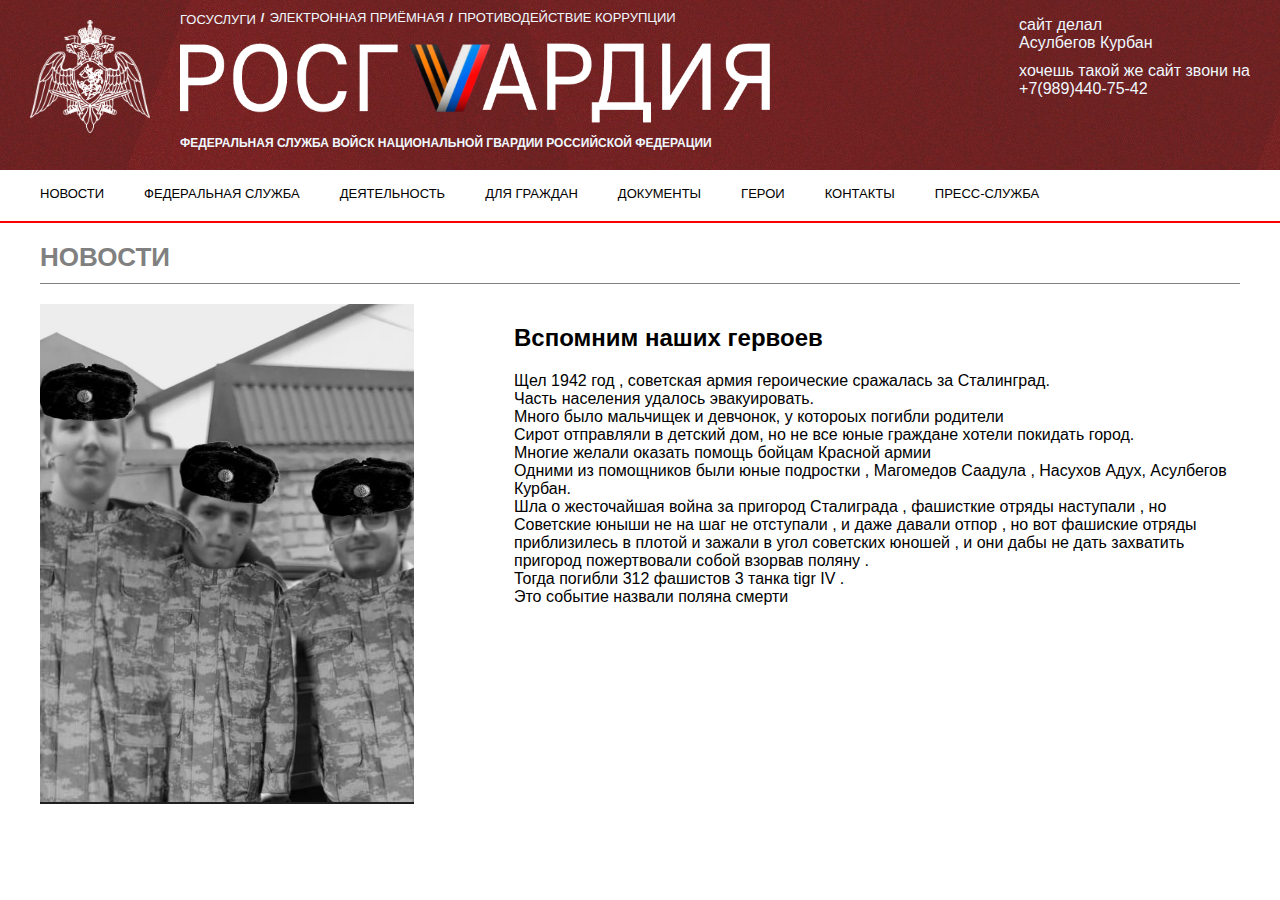
<file: index.html>
<!DOCTYPE html>
<html lang="en">
<head>
    <meta charset="UTF-8">
    <link rel="stylesheet" href="assets/main.css">
    <title>РОССГВАРДИЯ</title>
</head>
<body>
   <header>
       <div class="container">
         <div class="head"> 
                 <div class="d">
                   <a href="index.html" class="img">
                      <img src="img/rosgvard_logo_white.png" alt="" class="images"></a> 
        <div class="header"> 
            <div>
               <ul class="ul1">
                   <li class="li2"><a href="#" class="naw">ГОСУСЛУГИ</a></li>
                   <li class="li1"><a href="#" class="naw">ЭЛЕКТРОННАЯ ПРИЁМНАЯ</a></li>
                   <li class="li1"><a href="#" class="naw">ПРОТИВОДЕЙСТВИЕ КОРРУПЦИИ</a></li>
               </ul></div>
     <div class="img">
         <a href="index.html">
           <img src="img/group_860_5.png" alt="" class="rus-gvardia">
             <h5><a href="index.html" class="naw-link">ФЕДЕРАЛЬНАЯ СЛУЖБА ВОЙСК НАЦИОНАЛЬНОЙ ГВАРДИИ РОССИЙСКОЙ ФЕДЕРАЦИИ</a>
             </h5>
             </a>
             </div>
        </div>
              </div>
               <div class="after-block">
               <ul class="after">
                   <li class="after-iner">cайт делал <br> Асулбегов Курбан</li>
                   <li class="after-iner"><a href="tel:+79894407542"> хочешь такой же сайт звони на <br>+7(989)440-75-42</a></li>
               </ul>
               </div>        
          </div>
       </div>    
   </header>
   <section>
       <div class="cont-naw">
       <ul class="cont-li">
           <li class="nawigasia"><a href="index.html" class="contact" >НОВОСТИ</a></li>
           <li class="nawigasia"><a href="#" class="contact" >ФЕДЕРАЛЬНАЯ СЛУЖБА</a></li>
           <li class="nawigasia"><a href="#" class="contact" >ДЕЯТЕЛЬНОСТЬ</a></li>
           <li class="nawigasia"><a href="#" class="contact" >ДЛЯ ГРАЖДАН</a></li>
           <li class="nawigasia"><a href="#" class="contact" >ДОКУМЕНТЫ</a></li>
           <li class="nawigasia"><a href="heroes.html" class="contact" >ГЕРОИ</a></li>
           <li class="nawigasia"><a href="#" class="contact" >КОНТАКТЫ</a></li>
           <li class="nawigasia"><a href="press-service.html" class="contact" >ПРЕСС-СЛУЖБА</a></li>
           
       </ul>
       </div>
           <section>
        <div class="new-cont">
            <div class="news">
                <h1>НОВОСТИ</h1>
            </div>
            <div class="cccp">
                <img src="heroes-img/heroes.jpg" alt="" class="cccp-images">
                <div class="text-cccp"> 
                <h2>Вспомним наших гервоев</h2>
                <p>Щел 1942 год , советская армия героические сражалась за Сталинград.<br> Часть населения удалось эвакуировать. <br>Много было мальчищек и девчонок, у котороых погибли родители<br> Сирот отправляли в детский дом, но не все юные граждане хотели покидать город.<br> Многие желали оказать помощь бойцам Красной армии <br> Одними из помощников были юные подростки , Магомедов Саадула , Насухов Адух, Асулбегов Курбан.<br> Шла о жесточайшая война за пригород Сталиграда , фашисткие отряды наступали , но Советские юныши не на шаг не отступали , и даже давали отпор , но вот фашиские отряды приблизилесь в плотой и зажали в угол советских юношей , и они дабы не дать захватить пригород пожертвовали собой взорвав поляну . <br> Тогда погибли 312 фашистов 3 танка tigr IV .<br> Это событие назвали поляна смерти</p>
                </div>
                
            </div>
            
            
        </div>
        
        
    </section>
   </section>
    </body>
</html>
</file>
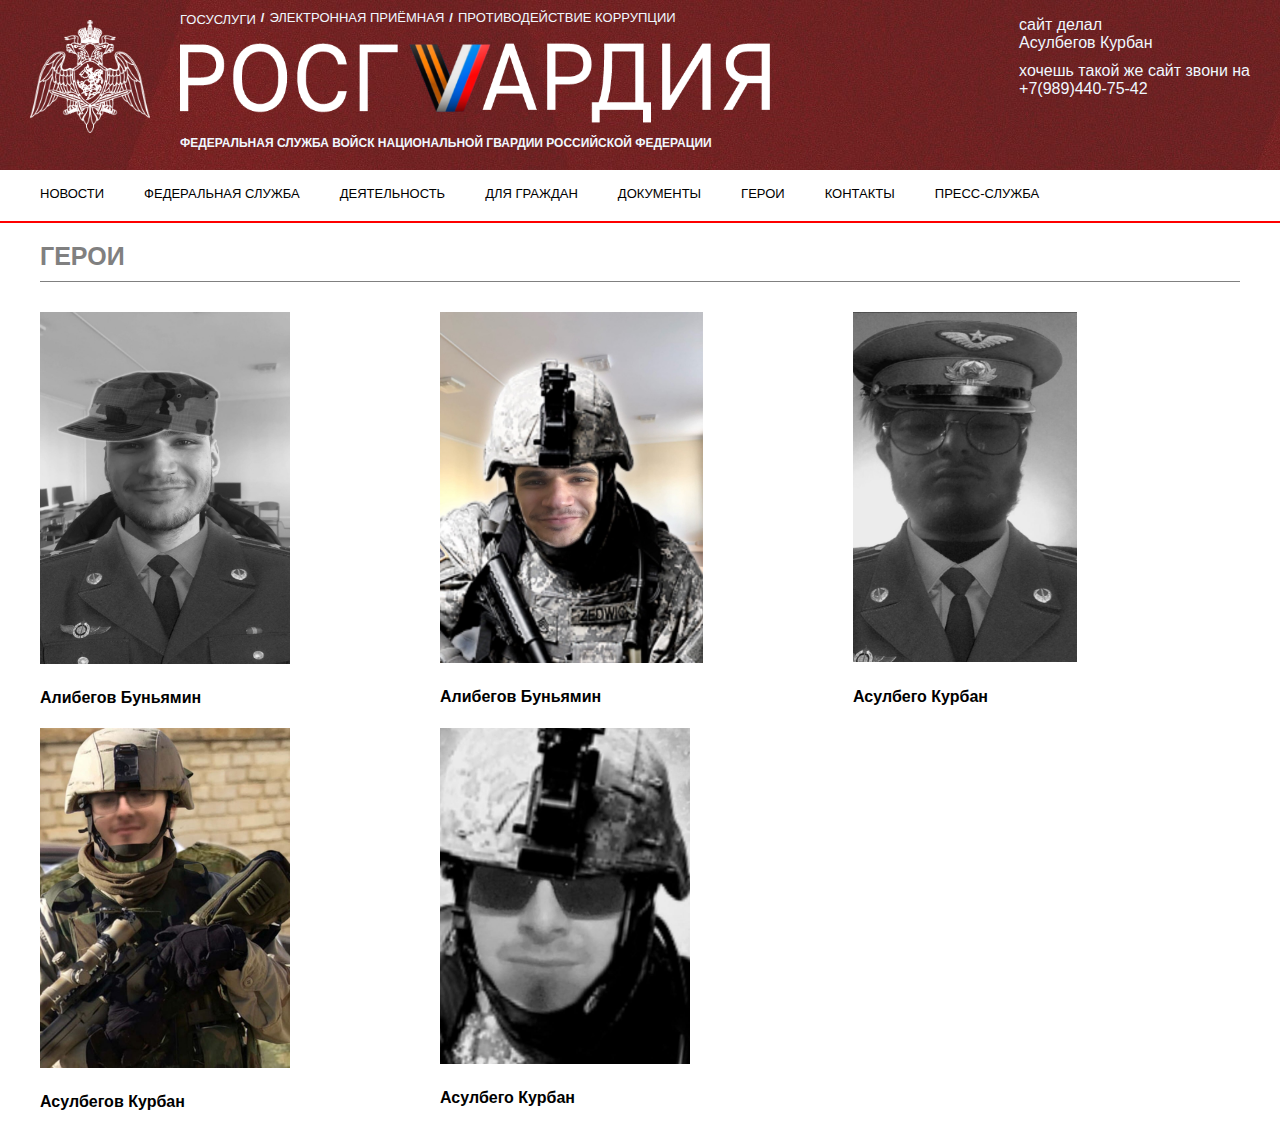
<file: heroes.html>
<!DOCTYPE html>
<html lang="en">
<head>
    <meta charset="UTF-8">
    <link rel="stylesheet" href="assets/heroes.css">
    <title>РОССГВАРДИЯ</title>
</head>
<body>
   <header>
       <div class="container">
         <div class="head"> 
                 <div class="d">
                   <a href="index.html" class="img">
                      <img src="img/rosgvard_logo_white.png" alt="" class="images"></a> 
        <div class="header"> 
            <div>
               <ul class="ul1">
                   <li class="li2"><a href="#" class="naw">ГОСУСЛУГИ</a></li>
                   <li class="li1"><a href="#" class="naw">ЭЛЕКТРОННАЯ ПРИЁМНАЯ</a></li>
                   <li class="li1"><a href="#" class="naw">ПРОТИВОДЕЙСТВИЕ КОРРУПЦИИ</a></li>
               </ul></div>
     <div class="img">
         <a href="index.html">
           <img src="img/group_860_5.png" alt="" class="rus-gvardia">
             <h5><a href="index.html" class="naw-link">ФЕДЕРАЛЬНАЯ СЛУЖБА ВОЙСК НАЦИОНАЛЬНОЙ ГВАРДИИ РОССИЙСКОЙ ФЕДЕРАЦИИ</a></h5></a></div>
        </div>
              </div>
               <div class="after-block">
               <ul class="after">
                   <li class="after-iner">cайт делал <br> Асулбегов Курбан</li>
                   <li class="after-iner"><a href="tel:+79894407542"> хочешь такой же сайт звони на <br>+7(989)440-75-42</a></li>
               </ul>
               </div>        
          </div>
       </div>    
   </header>
   <section>
       <div class="cont-naw">
       <ul class="cont-li">
           <li class="nawigasia"><a href="index.html" class="contact" >НОВОСТИ</a></li>
           <li class="nawigasia"><a href="#" class="contact" >ФЕДЕРАЛЬНАЯ СЛУЖБА</a></li>
           <li class="nawigasia"><a href="#" class="contact" >ДЕЯТЕЛЬНОСТЬ</a></li>
           <li class="nawigasia"><a href="#" class="contact" >ДЛЯ ГРАЖДАН</a></li>
           <li class="nawigasia"><a href="#" class="contact" >ДОКУМЕНТЫ</a></li>
           <li class="nawigasia"><a href="heroes.html" class="contact" >ГЕРОИ</a></li>
           <li class="nawigasia"><a href="#" class="contact" >КОНТАКТЫ</a></li>
           <li class="nawigasia"><a href="press-service.html" class="contact" >ПРЕСС-СЛУЖБА</a></li>
           
       </ul>
       </div>
           <section>
        <div class="heroes-cont">
            <div class="heroes">
                <h1>ГЕРОИ </h1>
            </div>
            <div class="heroes-ccp">
                <div class="img-ccr">
                    <img src="heroes-img/byna1.jpg" alt="" class="img-cp">
                    <h4>Алибегов Буньямин</h4>
                 </div>
                   <div class="img-ccr">
                    <img src="heroes-img/byna2.jpg" alt="" class="img-cppp">
                    <h4>Алибегов Буньямин</h4>
                </div>
                
                <div class="img-ccr">
                    <img src="heroes-img/kurban.jpg" alt="" class="img-cpp">
                    <h4>Асулбего Курбан</h4>
                </div>
            <div class="img-ccr">
                    <img src="heroes-img/kurban2.jpg" alt="" class="img-cp">
                    <h4>Асулбегов Курбан</h4>
                </div>
                
                <div class="img-ccr">
                    <img src="heroes-img/kurban3.jpg" alt="" class="img-cp">
                    <h4>Асулбего Курбан</h4>
                </div>
            
            
            
            
            
            
            
            
            
            
            
            
            
            
            </div>
            
            
            
        </div>
        
        
    </section>
   </section>
    </body>
</html>
</file>
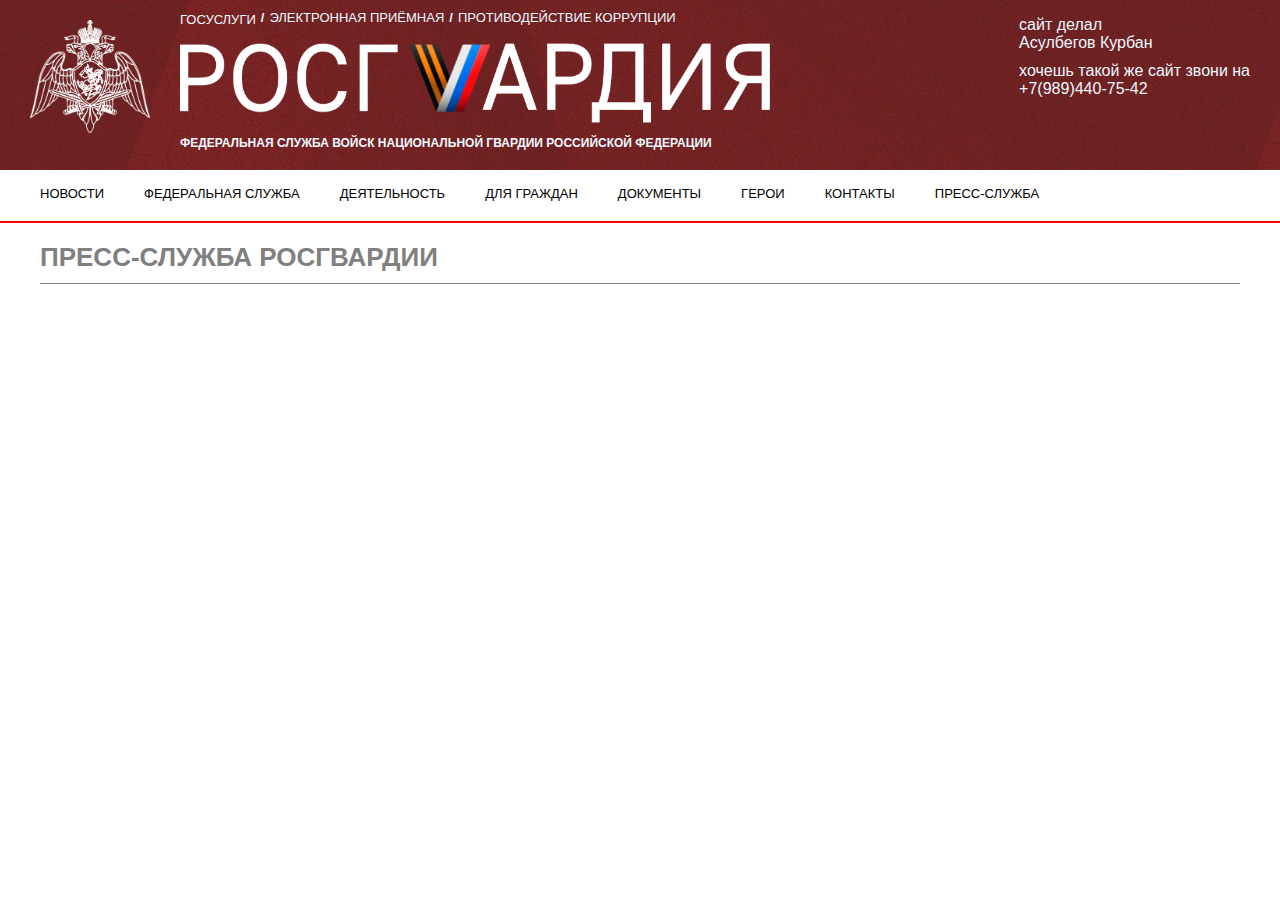
<file: press-service.html>
<!DOCTYPE html>
<html lang="en">
<head>
    <meta charset="UTF-8">
    <link rel="stylesheet" href="assets/press-service.css">
    <title>РОССГВАРДИЯ</title>
</head>
<body>
   <header>
       <div class="container">
         <div class="head"> 
                 <div class="d">
                   <a href="index.html" class="img">
                      <img src="img/rosgvard_logo_white.png" alt="" class="images"></a> 
        <div class="header"> 
            <div>
               <ul class="ul1">
                   <li class="li2"><a href="#" class="naw">ГОСУСЛУГИ</a></li>
                   <li class="li1"><a href="#" class="naw">ЭЛЕКТРОННАЯ ПРИЁМНАЯ</a></li>
                   <li class="li1"><a href="#" class="naw">ПРОТИВОДЕЙСТВИЕ КОРРУПЦИИ</a></li>
               </ul></div>
     <div class="img">
         <a href="index.html">
           <img src="img/group_860_5.png" alt="" class="rus-gvardia">
             <h5><a href="index.html" class="naw-link">ФЕДЕРАЛЬНАЯ СЛУЖБА ВОЙСК НАЦИОНАЛЬНОЙ ГВАРДИИ РОССИЙСКОЙ ФЕДЕРАЦИИ</a></h5></a></div>
        </div>
              </div>
               <div class="after-block">
               <ul class="after">
                   <li class="after-iner">cайт делал <br> Асулбегов Курбан</li>
                   <li class="after-iner"><a href="tel:+79894407542"> хочешь такой же сайт звони на <br>+7(989)440-75-42</a></li>
               </ul>
               </div>        
          </div>
       </div>    
   </header>
   <section>
       <div class="cont-naw">
       <ul class="cont-li">
           <li class="nawigasia"><a href="index.html" class="contact" >НОВОСТИ</a></li>
           <li class="nawigasia"><a href="#" class="contact" >ФЕДЕРАЛЬНАЯ СЛУЖБА</a></li>
           <li class="nawigasia"><a href="#" class="contact" >ДЕЯТЕЛЬНОСТЬ</a></li>
           <li class="nawigasia"><a href="#" class="contact" >ДЛЯ ГРАЖДАН</a></li>
           <li class="nawigasia"><a href="#" class="contact" >ДОКУМЕНТЫ</a></li>
           <li class="nawigasia"><a href="heroes.html" class="contact" >ГЕРОИ</a></li>
           <li class="nawigasia"><a href="#" class="contact" >КОНТАКТЫ</a></li>
           <li class="nawigasia"><a href="press-service.html" class="contact" >ПРЕСС-СЛУЖБА</a></li>
           
       </ul>
       </div>
   </section>
    <section>
        <div class="press-service">
            <div class="service">
                <h1>ПРЕСС-СЛУЖБА РОСГВАРДИИ</h1>
            </div>
            
            
            
        </div>
        
        
    </section>
    </body>
</html>
</file>
<file: assets/main.css>
*{
    box-sizing: border-box;
}
@media screen and (max-width:1086px) {
    .after-block{
        display: none;
   }
}
body{
    font-family: sans-serif;
    margin: 0;
}
.container{
   background-image: url(../images/header-bg-1920.jpg);
}
.d{
    display: flex;
}
.head{
    display: flex;
    justify-content: space-between;
}
.images{ 
   margin: 20px 30px;
    width: 120px;
    height: 113px;
}

.ul1{
    margin-top: 10px;
    padding: 0;
    display: flex;
    text-align: center;
}
.li1 {
    font-size:13px;
    margin-right: 5px;
    list-style-type: none;
}
.li1:before{
    content: "/"; 
    color: aliceblue;
    margin-right: 5px;
    font-weight: 900;
}
.li2{
    padding-top: 2px;
    font-size:13px;
    margin-right: 5px;
    list-style-type: none;
}

.li2:before{
content: ""    
}


.naw{
    text-decoration: none;
    color: aliceblue;
    transition: 0.5s linear
}
.naw:hover{
    color: chocolate;
}
h5{
    margin-top: 9px;
    font-size: 12px;
   font-weight: 700;
}

.img{
    padding: 0;
}
.rus-gvardia{
    width: 590px;
    height: 80px;
    padding: 0;
}
.naw-link{
    color: aliceblue;
    text-decoration: none;
}
.after{
    padding: 0;
}
.after-iner{
    color: aliceblue;
    list-style-type: none;
    margin-bottom: 10px;
    margin-right: 30px;
}
a{
    text-decoration: none;
    color: aliceblue;
}
.cont-naw{
    font-family: sans-serif;

}
.cont-li{
    display: flex;
    border-bottom: 2px solid red;

}
.nawigasia{
    font-size: 13px;
    list-style-type: none;
    margin-right: 40px;
    margin-bottom: 20px;
}

.nawigasia:last-child{
    margin-right: 0;
}
.contact{
    color: black;
    transition: .3s linear;
}
.contact:hover{
    background-color: black;
    color:darkorange;
}

.new-cont{
    margin: 0 auto;
    max-width: 1200px;
}
.news{
    border-bottom: 1px solid gray;
    margin-bottom: 20px;
}
h1{
    margin-top: 19.225PX;
    font-size: 26PX;
    color: gray;
    margin-bottom: 10px;
}
.cccp{
    display: flex;
    
}
.cccp-images{
    width: 500px;
    height: 500px;
    margin-right: 100px;
}
</file>
<file: assets/heroes.css>
*{
    box-sizing: border-box;
}
body{
    font-family: sans-serif;
    margin: 0;
}
.container{
   background-image: url(../images/header-bg-1920.jpg);
}
.d{
    display: flex;
}
.head{
    display: flex;
    justify-content: space-between;
}
.images{ 
   margin: 20px 30px;
    width: 120px;
    height: 113px;
}

.ul1{
    margin-top: 10px;
    padding: 0;
    display: flex;
    text-align: center;
}
.li1 {
    font-size:13px;
    margin-right: 5px;
    list-style-type: none;
}
.li1:before{
    content: "/"; 
    color: aliceblue;
    margin-right: 5px;
    font-weight: 900;
}
.li2{
    padding-top: 2px;
    font-size:13px;
    margin-right: 5px;
    list-style-type: none;
}

.li2:before{
content: ""    
}


.naw{
    text-decoration: none;
    color: aliceblue;
    transition: 0.5s linear
}
.naw:hover{
    color: chocolate;
}
h5{
    margin-top: 9px;
    font-size: 12px;
   font-weight: 700;
}

.img{
    padding: 0;
}
.rus-gvardia{
    width: 590px;
    height: 80px;
    padding: 0;
}
.naw-link{
    color: aliceblue;
    text-decoration: none;
}
.after{
    padding: 0;
}
.after-iner{
    color: aliceblue;
    list-style-type: none;
    margin-bottom: 10px;
    margin-right: 30px;
}
a{
    text-decoration: none;
    color: aliceblue;
}
.cont-naw{
    font-family: sans-serif;

}
.cont-li{
    display: flex;
    border-bottom: 2px solid red;

}
.nawigasia{
    font-size: 13px;
    list-style-type: none;
    margin-right: 40px;
    margin-bottom: 20px;
}
@media screen and (max-width:1086px) {
    .after-block{
        display: none;
    }
}
.nawigasia:last-child{
    margin-right: 0;
}
.contact{
    color: black;
    transition: .3s linear;
}
.contact:hover{
    background-color: black;
    color:darkorange;
}
.heroes-cont{
    margin: 0 auto;
    max-width: 1200px;
}
.heroes{
    border-bottom: 1px solid gray;
    margin-bottom: 30px;
}
h1{
    margin-top: 19.225px;
    font-size: 25px;
    color: gray;
    margin-bottom: 10px;
}
.heroes-ccp{
    display: flex;
    flex-wrap: wrap;
}
.img-cp{
    width: 250px;
    margin-right: 150px;

}


.img-cpp{
    width: 224px;
    height: 350px;
     margin-right: 150px;
}
.img-cppp{
    width: 263px;
    margin-right: 150px;
}
</file>
<file: assets/press-service.css>
*{
    box-sizing: border-box;
}
@media screen and (max-width:1086px) {
    .after-block{
        display: none;
   }
}
body{
    font-family: sans-serif;
    margin: 0;
}
.container{
   background-image: url(../images/header-bg-1920.jpg);
}
.d{
    display: flex;
}
.head{
    display: flex;
    justify-content: space-between;
}
.images{ 
   margin: 20px 30px;
    width: 120px;
    height: 113px;
}

.ul1{
    margin-top: 10px;
    padding: 0;
    display: flex;
    text-align: center;
}
.li1 {
    font-size:13px;
    margin-right: 5px;
    list-style-type: none;
}
.li1:before{
    content: "/"; 
    color: aliceblue;
    margin-right: 5px;
    font-weight: 900;
}
.li2{
    padding-top: 2px;
    font-size:13px;
    margin-right: 5px;
    list-style-type: none;
}

.li2:before{
content: ""    
}


.naw{
    text-decoration: none;
    color: aliceblue;
    transition: 0.5s linear
}
.naw:hover{
    color: chocolate;
}
h5{
    margin-top: 9px;
    font-size: 12px;
   font-weight: 700;
}

.img{
    padding: 0;
}
.rus-gvardia{
    width: 590px;
    height: 80px;
    padding: 0;
}
.naw-link{
    color: aliceblue;
    text-decoration: none;
}
.after{
    padding: 0;
}
.after-iner{
    color: aliceblue;
    list-style-type: none;
    margin-bottom: 10px;
    margin-right: 30px;
}
a{
    text-decoration: none;
    color: aliceblue;
}
.cont-naw{
    font-family: sans-serif;

}
.cont-li{
    display: flex;
    border-bottom: 2px solid red;

}
.nawigasia{
    font-size: 13px;
    list-style-type: none;
    margin-right: 40px;
    margin-bottom: 20px;
}

.nawigasia:last-child{
    margin-right: 0;
}
.contact{
    color: black;
    transition: .3s linear;
}
.contact:hover{
    background-color: black;
    color:darkorange;
}

.press-service{
    margin: 0 auto;
    max-width: 1200px;
}
.service{
    border-bottom: 1px solid gray;
}
h1{
    margin-top: 19.225PX;
    font-size: 26PX;
    color: gray;
    margin-bottom: 10px;
}
</file>
